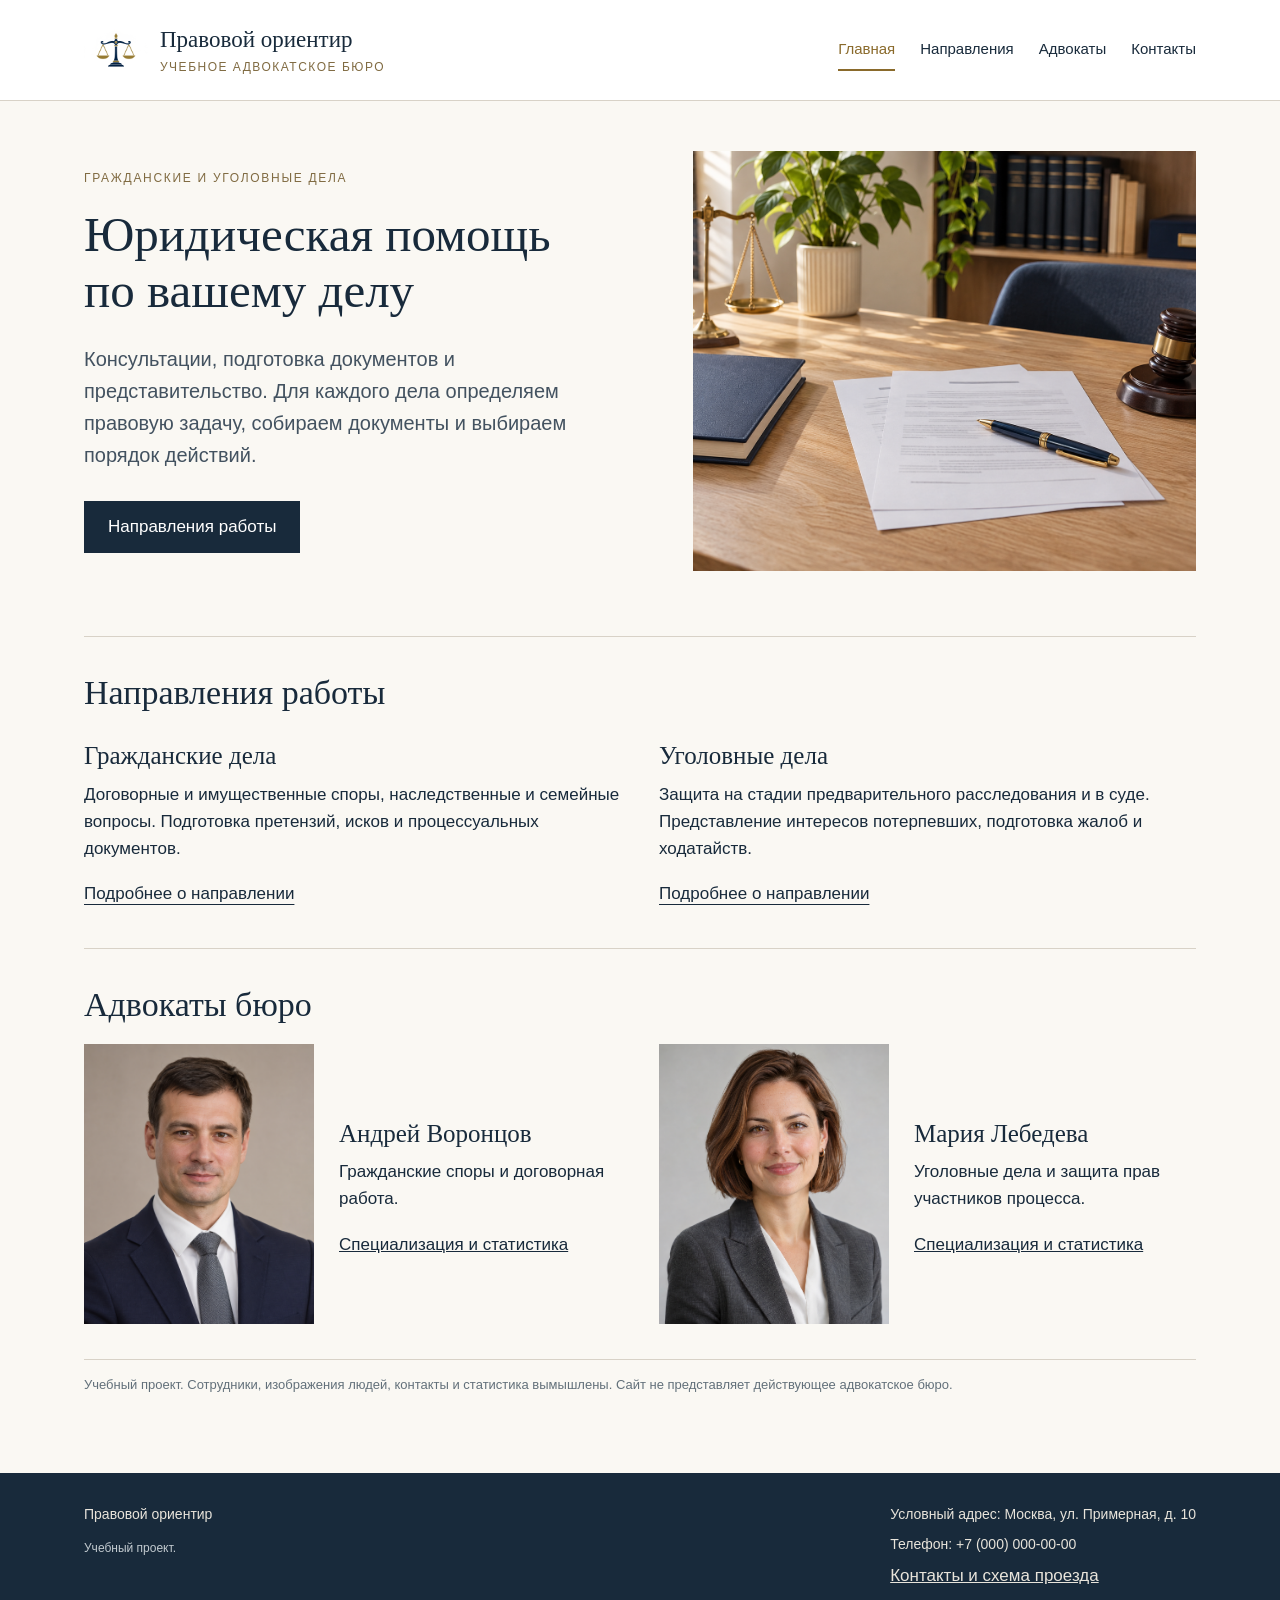
<file: index.html>
<!doctype html><html lang="ru"><head><meta charset="utf-8"><meta name="viewport" content="width=device-width,initial-scale=1"><title>Главная - Правовой ориентир</title><meta name="description" content="Учебный многостраничный сайт адвокатского бюро"><link rel="stylesheet" href="style.css"></head><body><header><nav aria-label="Главная навигация"><a class="brand" href="index.html"><img src="assets/logo.png" alt="Весы правосудия"><span>Правовой ориентир<small>Учебное адвокатское бюро</small></span></a><div class="links"><a href="index.html" aria-current="page">Главная</a><a href="services.html">Направления</a><a href="index.html#team">Адвокаты</a><a href="contacts.html">Контакты</a></div></nav></header><main><section class="hero"><div><p class="eyebrow">Гражданские и уголовные дела</p><h1>Юридическая помощь<br>по вашему делу</h1><p class="intro">Консультации, подготовка документов и представительство. Для каждого дела определяем правовую задачу, собираем документы и выбираем порядок действий.</p><a class="button" href="services.html">Направления работы</a></div><img src="assets/civil_service.png" alt="Документы и ручка на рабочем столе"></section><section class="section"><h2>Направления работы</h2><div class="two"><article class="service"><h3>Гражданские дела</h3><p>Договорные и имущественные споры, наследственные и семейные вопросы. Подготовка претензий, исков и процессуальных документов.</p><a href="services.html#civil">Подробнее о направлении</a></article><article class="service"><h3>Уголовные дела</h3><p>Защита на стадии предварительного расследования и в суде. Представление интересов потерпевших, подготовка жалоб и ходатайств.</p><a href="services.html#criminal">Подробнее о направлении</a></article></div></section><section class="section" id="team"><h2>Адвокаты бюро</h2><div class="two"><article class="person"><img src="assets/lawyer1.png" alt="Портрет вымышленного адвоката Андрея Воронцова"><div><h3>Андрей Воронцов</h3><p>Гражданские споры и договорная работа.</p><a href="vorontsov.html">Специализация и статистика</a></div></article><article class="person"><img src="assets/lawyer2.png" alt="Портрет вымышленного адвоката Марии Лебедевой"><div><h3>Мария Лебедева</h3><p>Уголовные дела и защита прав участников процесса.</p><a href="lebedeva.html">Специализация и статистика</a></div></article></div></section><p class="notice">Учебный проект. Сотрудники, изображения людей, контакты и статистика вымышлены. Сайт не представляет действующее адвокатское бюро.</p></main><footer><div class="inner"><div><p>Правовой ориентир</p><small>Учебный проект.</small></div><div><p>Условный адрес: Москва, ул. Примерная, д. 10</p><p>Телефон: +7 (000) 000-00-00</p><a href="contacts.html">Контакты и схема проезда</a></div></div></footer></body></html>
</file>
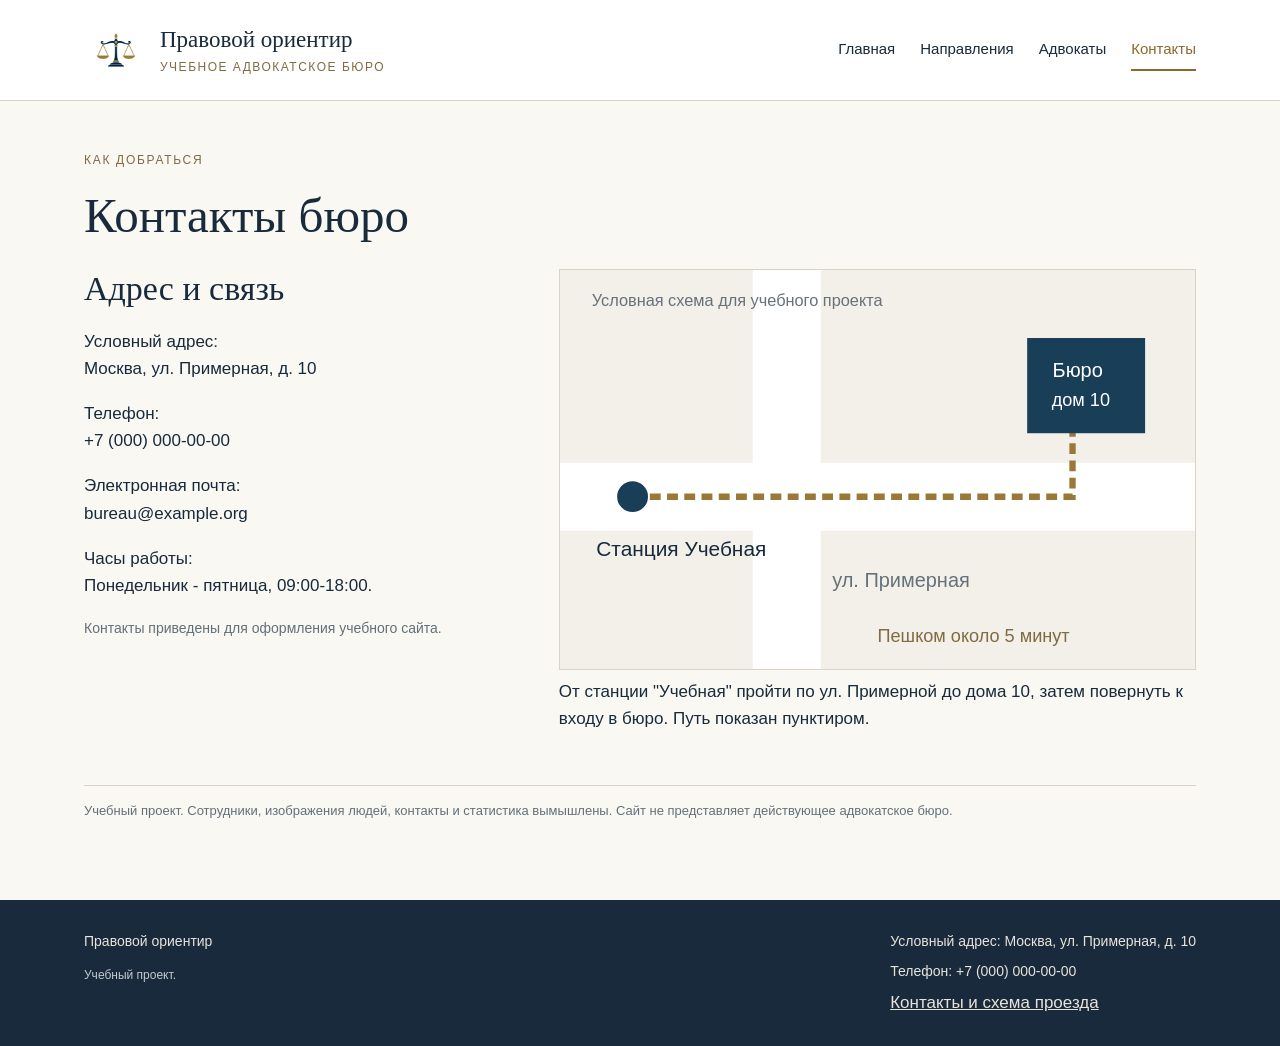
<file: contacts.html>
<!doctype html><html lang="ru"><head><meta charset="utf-8"><meta name="viewport" content="width=device-width,initial-scale=1"><title>Контакты - Правовой ориентир</title><meta name="description" content="Учебный многостраничный сайт адвокатского бюро"><link rel="stylesheet" href="style.css"></head><body><header><nav aria-label="Главная навигация"><a class="brand" href="index.html"><img src="assets/logo.png" alt="Весы правосудия"><span>Правовой ориентир<small>Учебное адвокатское бюро</small></span></a><div class="links"><a href="index.html">Главная</a><a href="services.html">Направления</a><a href="index.html#team">Адвокаты</a><a href="contacts.html" aria-current="page">Контакты</a></div></nav></header><main><p class="eyebrow">Как добраться</p><h1>Контакты бюро</h1><section class="contact"><div><h2>Адрес и связь</h2><p>Условный адрес:<br>Москва, ул. Примерная, д. 10</p><p>Телефон:<br>+7 (000) 000-00-00</p><p>Электронная почта:<br>bureau@example.org</p><p>Часы работы:<br>Понедельник - пятница, 09:00-18:00.</p><p class="muted">Контакты приведены для оформления учебного сайта.</p></div><div><img class="map" src="assets/map.svg" alt="Условная схема проезда от станции Учебная к дому 10 по улице Примерной"><p>От станции "Учебная" пройти по ул. Примерной до дома 10, затем повернуть к входу в бюро. Путь показан пунктиром.</p></div></section><p class="notice">Учебный проект. Сотрудники, изображения людей, контакты и статистика вымышлены. Сайт не представляет действующее адвокатское бюро.</p></main><footer><div class="inner"><div><p>Правовой ориентир</p><small>Учебный проект.</small></div><div><p>Условный адрес: Москва, ул. Примерная, д. 10</p><p>Телефон: +7 (000) 000-00-00</p><a href="contacts.html">Контакты и схема проезда</a></div></div></footer></body></html>
</file>
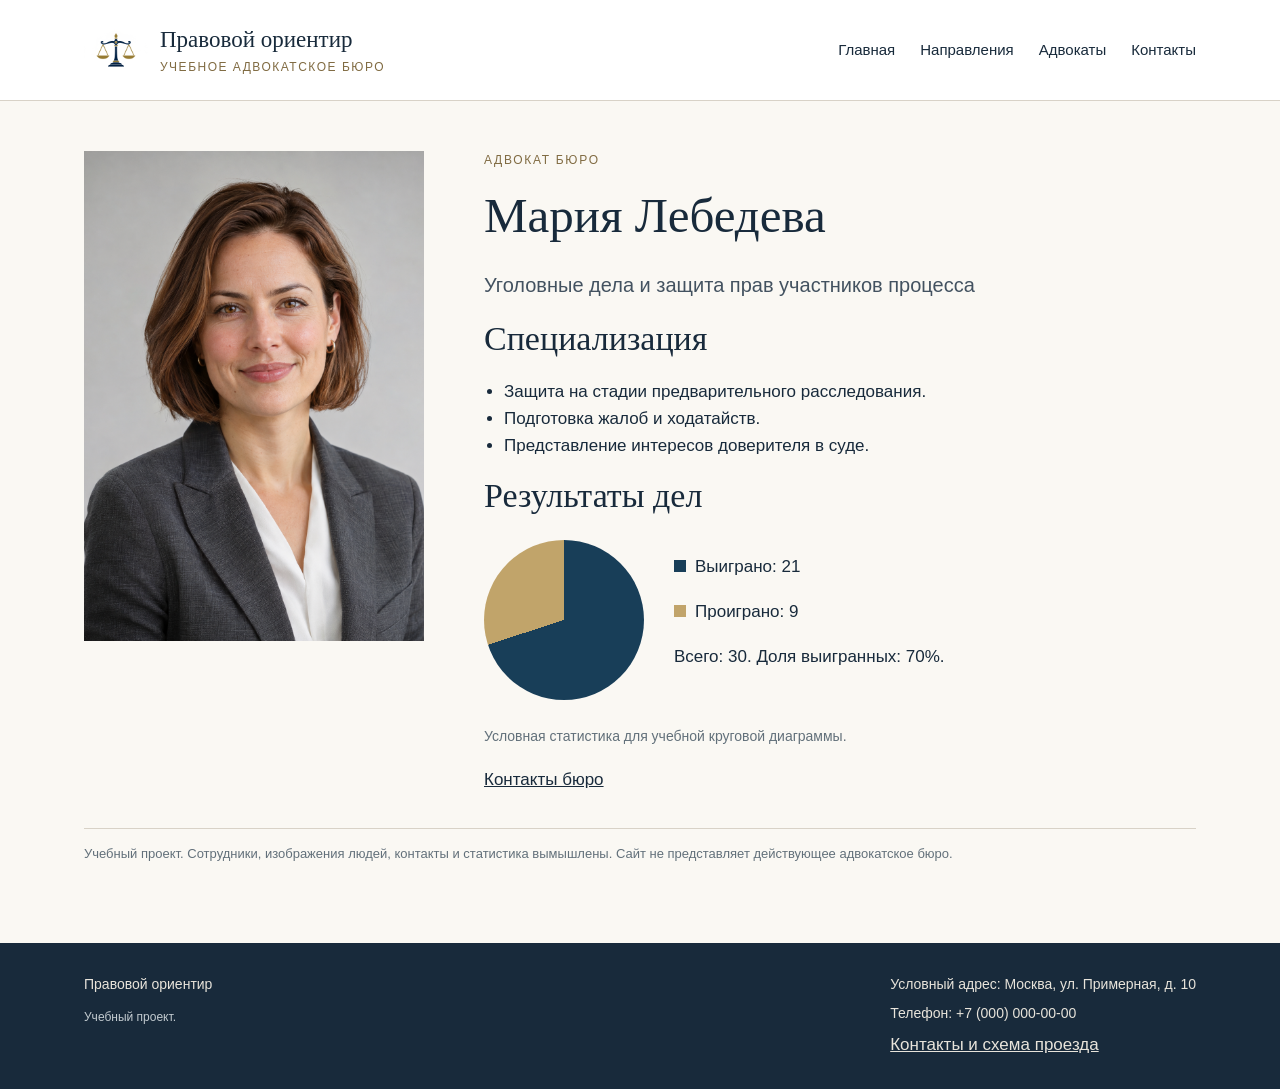
<file: lebedeva.html>
<!doctype html><html lang="ru"><head><meta charset="utf-8"><meta name="viewport" content="width=device-width,initial-scale=1"><title>Мария Лебедева - Правовой ориентир</title><meta name="description" content="Учебный многостраничный сайт адвокатского бюро"><link rel="stylesheet" href="style.css"></head><body><header><nav aria-label="Главная навигация"><a class="brand" href="index.html"><img src="assets/logo.png" alt="Весы правосудия"><span>Правовой ориентир<small>Учебное адвокатское бюро</small></span></a><div class="links"><a href="index.html">Главная</a><a href="services.html">Направления</a><a href="index.html#team">Адвокаты</a><a href="contacts.html">Контакты</a></div></nav></header><main><section class="person-page"><img class="portrait" src="assets/lawyer2.png" alt="Портрет вымышленного адвоката Мария Лебедева"><div><p class="eyebrow">Адвокат бюро</p><h1>Мария Лебедева</h1><p class="intro">Уголовные дела и защита прав участников процесса</p><h2>Специализация</h2><ul class="list"><li>Защита на стадии предварительного расследования.</li><li>Подготовка жалоб и ходатайств.</li><li>Представление интересов доверителя в суде.</li></ul><h2>Результаты дел</h2><div class="stats"><div class="pie" style="--pct:70%" role="img" aria-label="Выиграно 21, проиграно 9, выиграно 70 процентов"></div><div><p><span class="key" style="background:#183e58"></span>Выиграно: 21</p><p><span class="key" style="background:#c1a46a"></span>Проиграно: 9</p><p>Всего: 30. Доля выигранных: 70%.</p></div></div><p class="muted">Условная статистика для учебной круговой диаграммы.</p><a href="contacts.html">Контакты бюро</a></div></section><p class="notice">Учебный проект. Сотрудники, изображения людей, контакты и статистика вымышлены. Сайт не представляет действующее адвокатское бюро.</p></main><footer><div class="inner"><div><p>Правовой ориентир</p><small>Учебный проект.</small></div><div><p>Условный адрес: Москва, ул. Примерная, д. 10</p><p>Телефон: +7 (000) 000-00-00</p><a href="contacts.html">Контакты и схема проезда</a></div></div></footer></body></html>
</file>
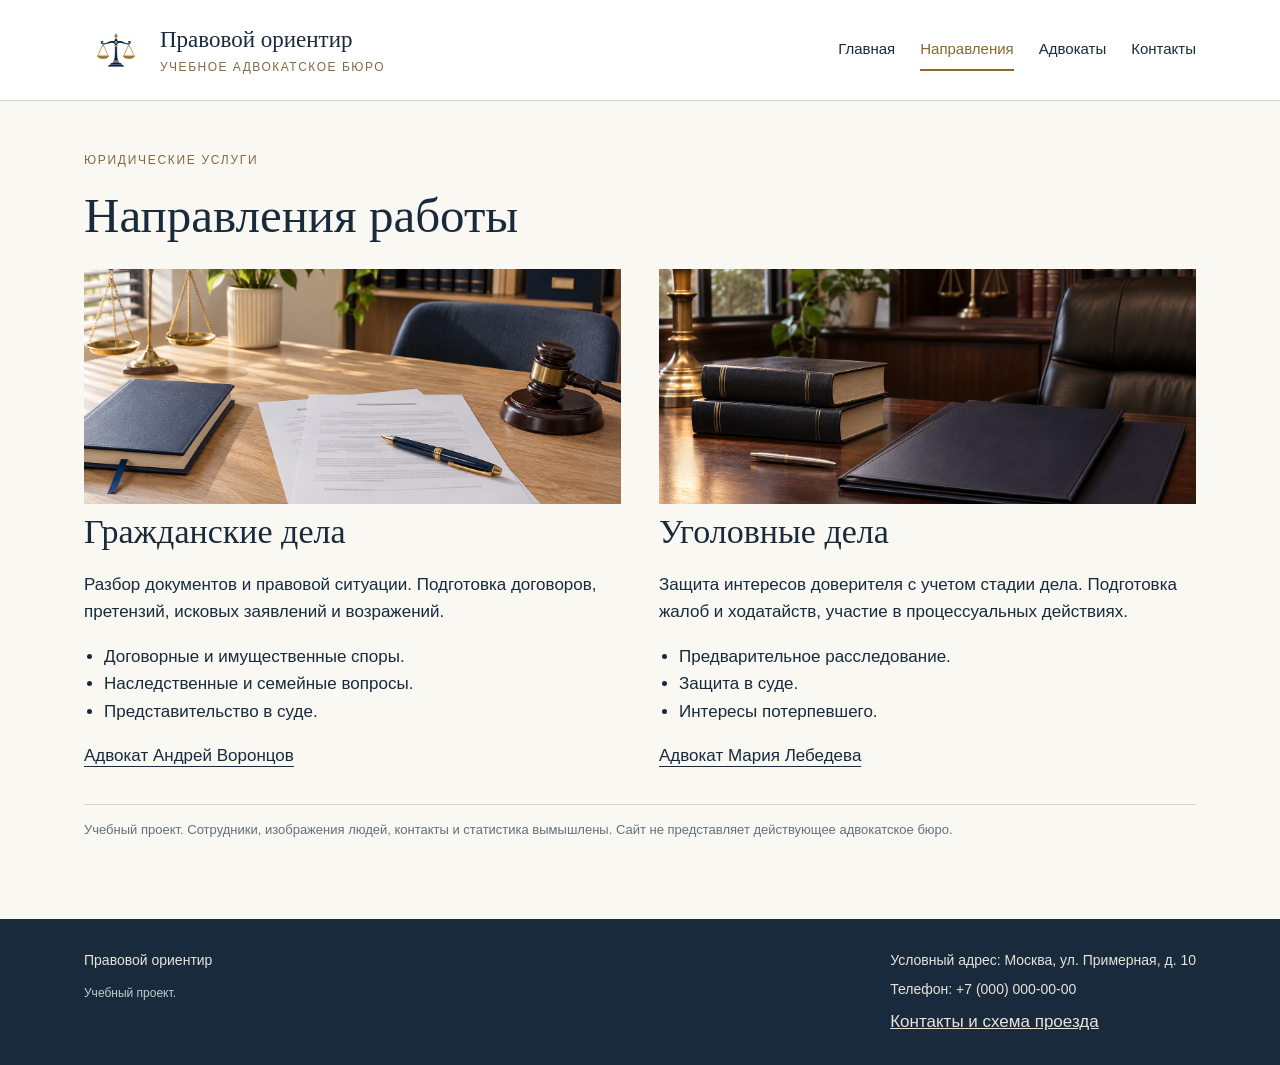
<file: services.html>
<!doctype html><html lang="ru"><head><meta charset="utf-8"><meta name="viewport" content="width=device-width,initial-scale=1"><title>Направления - Правовой ориентир</title><meta name="description" content="Учебный многостраничный сайт адвокатского бюро"><link rel="stylesheet" href="style.css"></head><body><header><nav aria-label="Главная навигация"><a class="brand" href="index.html"><img src="assets/logo.png" alt="Весы правосудия"><span>Правовой ориентир<small>Учебное адвокатское бюро</small></span></a><div class="links"><a href="index.html">Главная</a><a href="services.html" aria-current="page">Направления</a><a href="index.html#team">Адвокаты</a><a href="contacts.html">Контакты</a></div></nav></header><main><p class="eyebrow">Юридические услуги</p><h1>Направления работы</h1><div class="two"><section class="service" id="civil"><img src="assets/civil_service.png" alt="Документы для гражданского дела"><h2>Гражданские дела</h2><p>Разбор документов и правовой ситуации. Подготовка договоров, претензий, исковых заявлений и возражений.</p><ul class="list"><li>Договорные и имущественные споры.</li><li>Наследственные и семейные вопросы.</li><li>Представительство в суде.</li></ul><a href="vorontsov.html">Адвокат Андрей Воронцов</a></section><section class="service" id="criminal"><img src="assets/criminal_service.png" alt="Папки дел и юридические книги"><h2>Уголовные дела</h2><p>Защита интересов доверителя с учетом стадии дела. Подготовка жалоб и ходатайств, участие в процессуальных действиях.</p><ul class="list"><li>Предварительное расследование.</li><li>Защита в суде.</li><li>Интересы потерпевшего.</li></ul><a href="lebedeva.html">Адвокат Мария Лебедева</a></section></div><p class="notice">Учебный проект. Сотрудники, изображения людей, контакты и статистика вымышлены. Сайт не представляет действующее адвокатское бюро.</p></main><footer><div class="inner"><div><p>Правовой ориентир</p><small>Учебный проект.</small></div><div><p>Условный адрес: Москва, ул. Примерная, д. 10</p><p>Телефон: +7 (000) 000-00-00</p><a href="contacts.html">Контакты и схема проезда</a></div></div></footer></body></html>
</file>
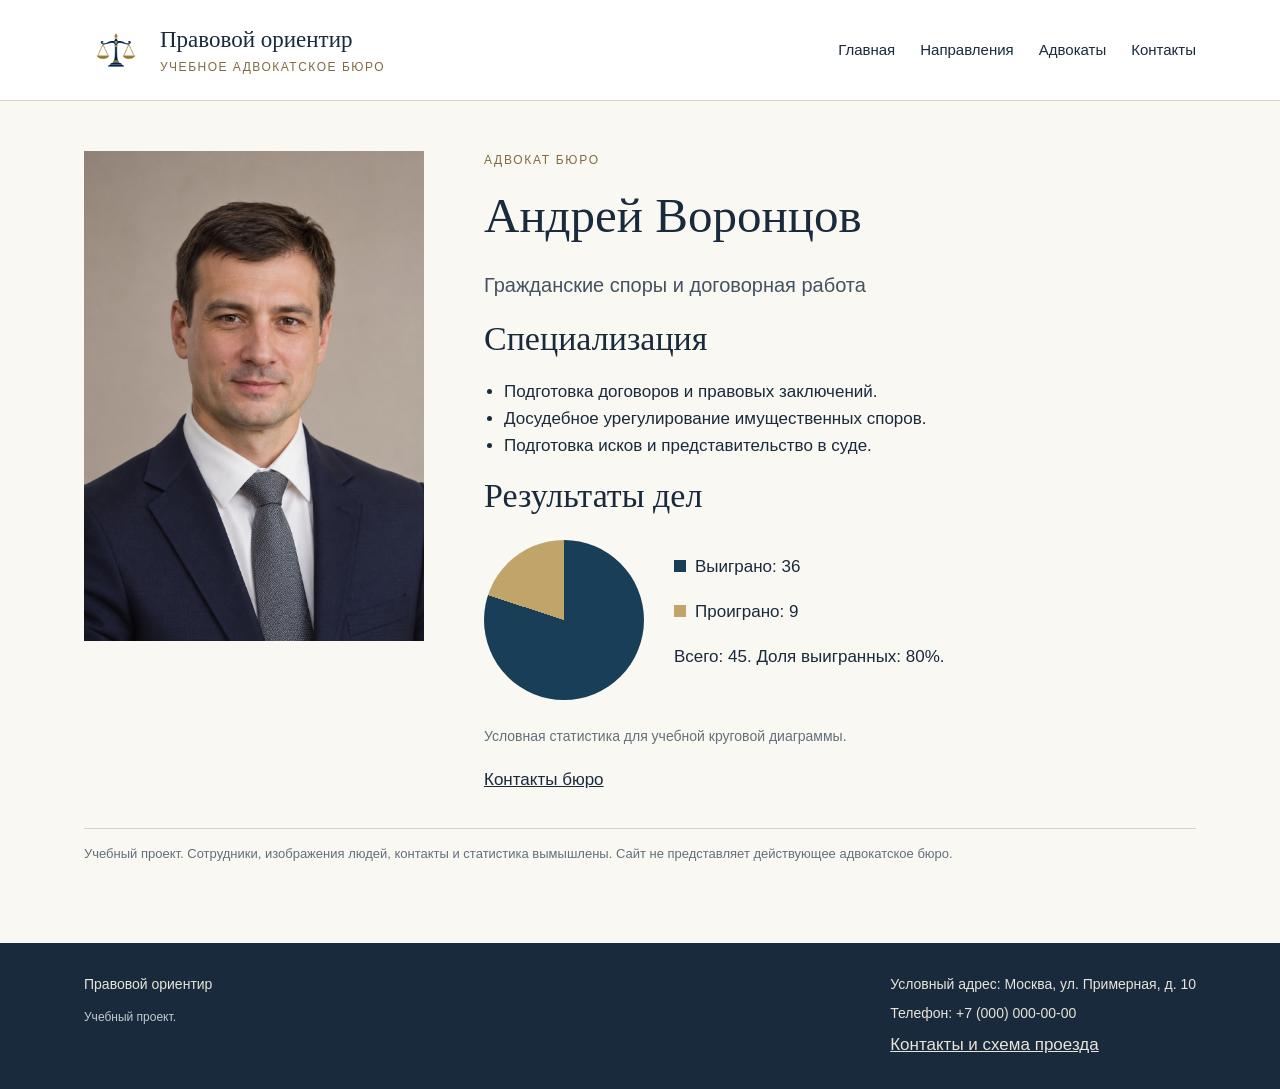
<file: vorontsov.html>
<!doctype html><html lang="ru"><head><meta charset="utf-8"><meta name="viewport" content="width=device-width,initial-scale=1"><title>Андрей Воронцов - Правовой ориентир</title><meta name="description" content="Учебный многостраничный сайт адвокатского бюро"><link rel="stylesheet" href="style.css"></head><body><header><nav aria-label="Главная навигация"><a class="brand" href="index.html"><img src="assets/logo.png" alt="Весы правосудия"><span>Правовой ориентир<small>Учебное адвокатское бюро</small></span></a><div class="links"><a href="index.html">Главная</a><a href="services.html">Направления</a><a href="index.html#team">Адвокаты</a><a href="contacts.html">Контакты</a></div></nav></header><main><section class="person-page"><img class="portrait" src="assets/lawyer1.png" alt="Портрет вымышленного адвоката Андрей Воронцов"><div><p class="eyebrow">Адвокат бюро</p><h1>Андрей Воронцов</h1><p class="intro">Гражданские споры и договорная работа</p><h2>Специализация</h2><ul class="list"><li>Подготовка договоров и правовых заключений.</li><li>Досудебное урегулирование имущественных споров.</li><li>Подготовка исков и представительство в суде.</li></ul><h2>Результаты дел</h2><div class="stats"><div class="pie" style="--pct:80%" role="img" aria-label="Выиграно 36, проиграно 9, выиграно 80 процентов"></div><div><p><span class="key" style="background:#183e58"></span>Выиграно: 36</p><p><span class="key" style="background:#c1a46a"></span>Проиграно: 9</p><p>Всего: 45. Доля выигранных: 80%.</p></div></div><p class="muted">Условная статистика для учебной круговой диаграммы.</p><a href="contacts.html">Контакты бюро</a></div></section><p class="notice">Учебный проект. Сотрудники, изображения людей, контакты и статистика вымышлены. Сайт не представляет действующее адвокатское бюро.</p></main><footer><div class="inner"><div><p>Правовой ориентир</p><small>Учебный проект.</small></div><div><p>Условный адрес: Москва, ул. Примерная, д. 10</p><p>Телефон: +7 (000) 000-00-00</p><a href="contacts.html">Контакты и схема проезда</a></div></div></footer></body></html>
</file>
<file: style.css>
*{box-sizing:border-box}body{margin:0;color:#182a3b;background:#faf8f3;font:17px/1.6 Arial,sans-serif}a{color:inherit}header{border-bottom:1px solid #d8d2c7;background:#fff}nav{max-width:1160px;margin:auto;display:flex;align-items:center;justify-content:space-between;padding:18px 24px;gap:25px}.brand{display:flex;align-items:center;text-decoration:none;font-family:Georgia,serif;font-size:23px;line-height:1.25}.brand img{width:64px;height:64px;object-fit:contain;margin-right:12px}.brand small{font:12px Arial,sans-serif;letter-spacing:1.5px;text-transform:uppercase;display:block;color:#806b42;margin-top:5px}.links{display:flex;gap:25px;font-size:15px}.links a{text-decoration:none;padding:8px 0}.links a:hover,.links a[aria-current=page]{color:#8a6a2b;border-bottom:2px solid}main{max-width:1160px;margin:auto;padding:50px 24px 60px}h1,h2,h3{font-family:Georgia,serif;font-weight:normal;line-height:1.15}h1{font-size:49px;margin:12px 0 24px}h2{font-size:34px;margin:0 0 20px}h3{font-size:25px;margin:10px 0}p{margin:0 0 18px}.eyebrow{color:#806b42;font-size:12px;letter-spacing:1.7px;text-transform:uppercase}.hero{display:grid;grid-template-columns:1.1fr 1fr;gap:55px;align-items:center;margin-bottom:65px}.hero img{width:100%;height:420px;object-fit:cover}.intro{font-size:20px;max-width:640px;color:#435260}.button{display:inline-block;padding:12px 24px;background:#182a3b;color:#fff;text-decoration:none;margin-top:12px}.section{border-top:1px solid #d8d2c7;padding-top:36px;margin-top:40px}.two{display:grid;grid-template-columns:1fr 1fr;gap:38px}.service img{width:100%;height:235px;object-fit:cover}.service a{text-underline-offset:5px}.person{display:grid;grid-template-columns:230px 1fr;gap:25px;align-items:center}.person img{width:230px;height:280px;object-fit:cover}.portrait{width:100%;height:490px;object-fit:cover}.person-page{display:grid;grid-template-columns:340px 1fr;gap:60px}.list{padding-left:20px}.stats{display:flex;align-items:center;gap:30px;margin:25px 0}.pie{width:160px;height:160px;border-radius:50%;flex-shrink:0;background:conic-gradient(#183e58 0 var(--pct),#c1a46a var(--pct) 100%)}.key{display:inline-block;width:12px;height:12px;margin-right:9px}.contact{display:grid;grid-template-columns:1fr 1.5fr;gap:50px}.map{width:100%;height:auto;border:1px solid #d8d2c7;background:#fff}.muted{font-size:14px;color:#62707a}.notice{border-top:1px solid #d8d2c7;margin-top:35px;padding-top:15px;color:#62707a;font-size:13px}footer{background:#182a3b;color:#e8e4db;padding:30px 24px}footer .inner{max-width:1112px;margin:auto;display:flex;justify-content:space-between;gap:35px}footer p{font-size:14px;margin:0 0 7px}footer small{color:#c3cbd0;font-size:12px}@media(max-width:760px){nav,.links{flex-wrap:wrap}.brand{font-size:20px}.links{gap:18px}main{padding-top:30px}h1{font-size:36px}.hero,.two,.person-page,.contact{grid-template-columns:1fr;gap:28px}.hero{margin-bottom:35px}.hero img{height:280px}.person{grid-template-columns:135px 1fr;gap:18px}.person img{width:135px;height:190px}.portrait{max-width:340px}.stats{gap:18px}.pie{width:130px;height:130px}footer .inner{display:block}}
</file>
